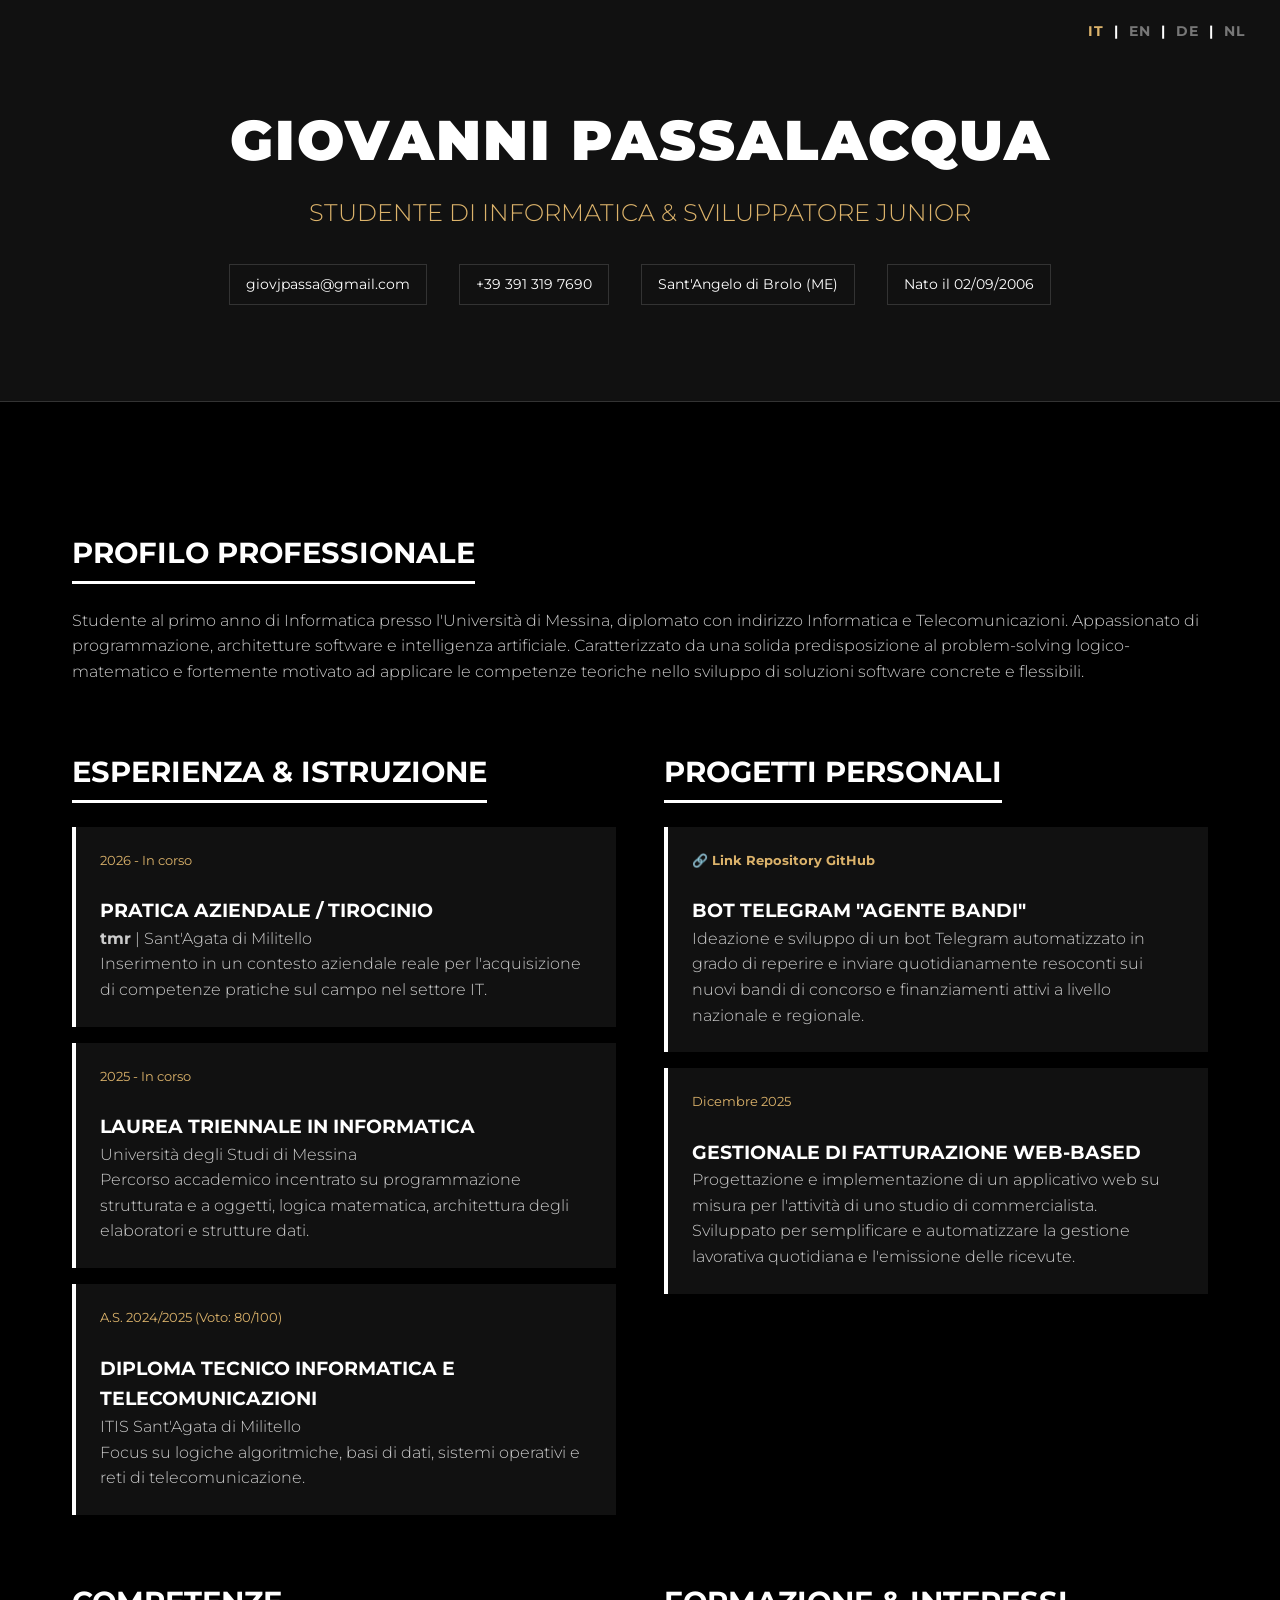
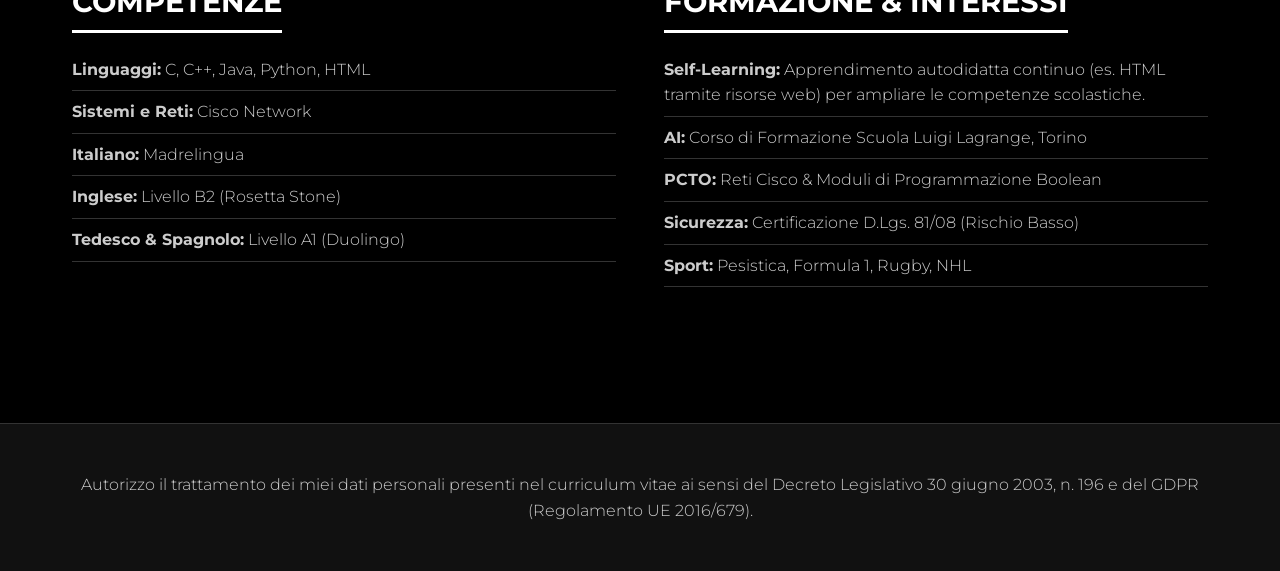
<file: index.html>
<!DOCTYPE html>
<html lang="it">
<head>
    <meta charset="UTF-8">
    <meta name="viewport" content="width=device-width, initial-scale=1.0">
    <title>Giovanni Passalacqua | Sviluppatore Junior</title>
    <!-- Importazione font stile Juventus (Montserrat) -->
    <link href="https://fonts.googleapis.com/css2?family=Montserrat:wght@300;400;700;900&display=swap" rel="stylesheet">
    <!-- Collegamento al file CSS esterno -->
    <link rel="stylesheet" href="style.css">
</head>
<body>

    <header>
        <!-- SELETTORE LINGUA -->
        <div class="lang-selector">
            <a href="index.html" class="active">IT</a> |
            <a href="cv-en.html">EN</a> |
            <a href="cv-de.html">DE</a> |
            <a href="cv-nl.html">NL</a>
        </div>

        <h1>Giovanni Passalacqua</h1>
        <h2>Studente di Informatica & Sviluppatore Junior</h2>
        
        <div class="contact-info">
            <span><a href="mailto:giovjpassa@gmail.com">giovjpassa@gmail.com</a></span>
            <span><a href="tel:+393913197690">+39 391 319 7690</a></span>
            <span><a id="aMaps" href="https://maps.app.goo.gl/53nYRuM3XAJWe2Hi6" target="_blank">Sant'Angelo di Brolo (ME)</a></span>
            <span>Nato il 02/09/2006</span>
        </div>
    </header>

    <div class="container">
        
        <!-- PROFILO -->
        <div class="section">
            <h3>Profilo Professionale</h3>
            <p>Studente al primo anno di Informatica presso l'Università di Messina, diplomato con indirizzo Informatica e Telecomunicazioni. Appassionato di programmazione, architetture software e intelligenza artificiale. Caratterizzato da una solida predisposizione al problem-solving logico-matematico e fortemente motivato ad applicare le competenze teoriche nello sviluppo di soluzioni software concrete e flessibili.</p>
        </div>

        <div class="grid">
            <!-- ESPERIENZA & ISTRUZIONE -->
            <div class="section">
                <h3>Esperienza & Istruzione</h3>
                
                <div class="card">
                    <span class="card-date">2026 - In corso</span>
                    <h4>Pratica Aziendale / Tirocinio</h4>
                    <p><strong>tmr</strong> | Sant'Agata di Militello<br>
                    Inserimento in un contesto aziendale reale per l'acquisizione di competenze pratiche sul campo nel settore IT.</p>
                </div>

                <div class="card" style="margin-top: 1rem;">
                    <span class="card-date">2025 - In corso</span>
                    <h4>Laurea Triennale in Informatica</h4>
                    <p>Università degli Studi di Messina<br>
                    Percorso accademico incentrato su programmazione strutturata e a oggetti, logica matematica, architettura degli elaboratori e strutture dati.</p>
                </div>
                
                <div class="card" style="margin-top: 1rem;">
                    <span class="card-date">A.S. 2024/2025 (Voto: 80/100)</span>
                    <h4>Diploma Tecnico Informatica e Telecomunicazioni</h4>
                    <p>ITIS Sant'Agata di Militello<br>
                    Focus su logiche algoritmiche, basi di dati, sistemi operativi e reti di telecomunicazione.</p>
                </div>
            </div>

            <!-- PROGETTI -->
            <div class="section">
                <h3>Progetti Personali</h3>
                
                <div class="card">
                    <span class="card-date">
                        <a href="https://github.com/giovypass06/agente-bandi.git" target="_blank" style="color: var(--accent-color); text-decoration: none; font-weight: bold;">
                            &#128279; Link Repository GitHub
                        </a>
                    </span>
                    <h4>Bot Telegram "Agente Bandi"</h4>
                    <p>Ideazione e sviluppo di un bot Telegram automatizzato in grado di reperire e inviare quotidianamente resoconti sui nuovi bandi di concorso e finanziamenti attivi a livello nazionale e regionale.</p>
                </div>
                
                <div class="card" style="margin-top: 1rem;">
                    <span class="card-date">Dicembre 2025</span>
                    <h4>Gestionale di Fatturazione Web-based</h4>
                    <p>Progettazione e implementazione di un applicativo web su misura per l'attività di uno studio di commercialista. Sviluppato per semplificare e automatizzare la gestione lavorativa quotidiana e l'emissione delle ricevute.</p>
                </div>
            </div>
        </div>

        <div class="grid">
            <!-- COMPETENZE & LINGUE -->
            <div class="section">
                <h3>Competenze</h3>
                <ul class="skills-list">
                    <li><strong>Linguaggi:</strong> C, C++, Java, Python, HTML</li>
                    <li><strong>Sistemi e Reti:</strong> Cisco Network</li>
                    <li><strong>Italiano:</strong> Madrelingua</li>
                    <li><strong>Inglese:</strong> Livello B2 (Rosetta Stone)</li>
                    <li><strong>Tedesco & Spagnolo:</strong> Livello A1 (Duolingo)</li>
                </ul>
            </div>

            <!-- CORSI E INTERESSI -->
            <div class="section">
                <h3>Formazione & Interessi</h3>
                <ul class="skills-list">
                    <li><strong>Self-Learning:</strong> Apprendimento autodidatta continuo (es. HTML tramite risorse web) per ampliare le competenze scolastiche.</li>
                    <li><strong>AI:</strong> Corso di Formazione Scuola Luigi Lagrange, Torino</li>
                    <li><strong>PCTO:</strong> Reti Cisco & Moduli di Programmazione Boolean</li>
                    <li><strong>Sicurezza:</strong> Certificazione D.Lgs. 81/08 (Rischio Basso)</li>
                    <li><strong>Sport:</strong> Pesistica, Formula 1, Rugby, NHL</li>
                </ul>
            </div>
        </div>

    </div>

    <footer>
        <p>Autorizzo il trattamento dei miei dati personali presenti nel curriculum vitae ai sensi del Decreto Legislativo 30 giugno 2003, n. 196 e del GDPR (Regolamento UE 2016/679).</p>
    </footer>

</body>
</html>
</file>
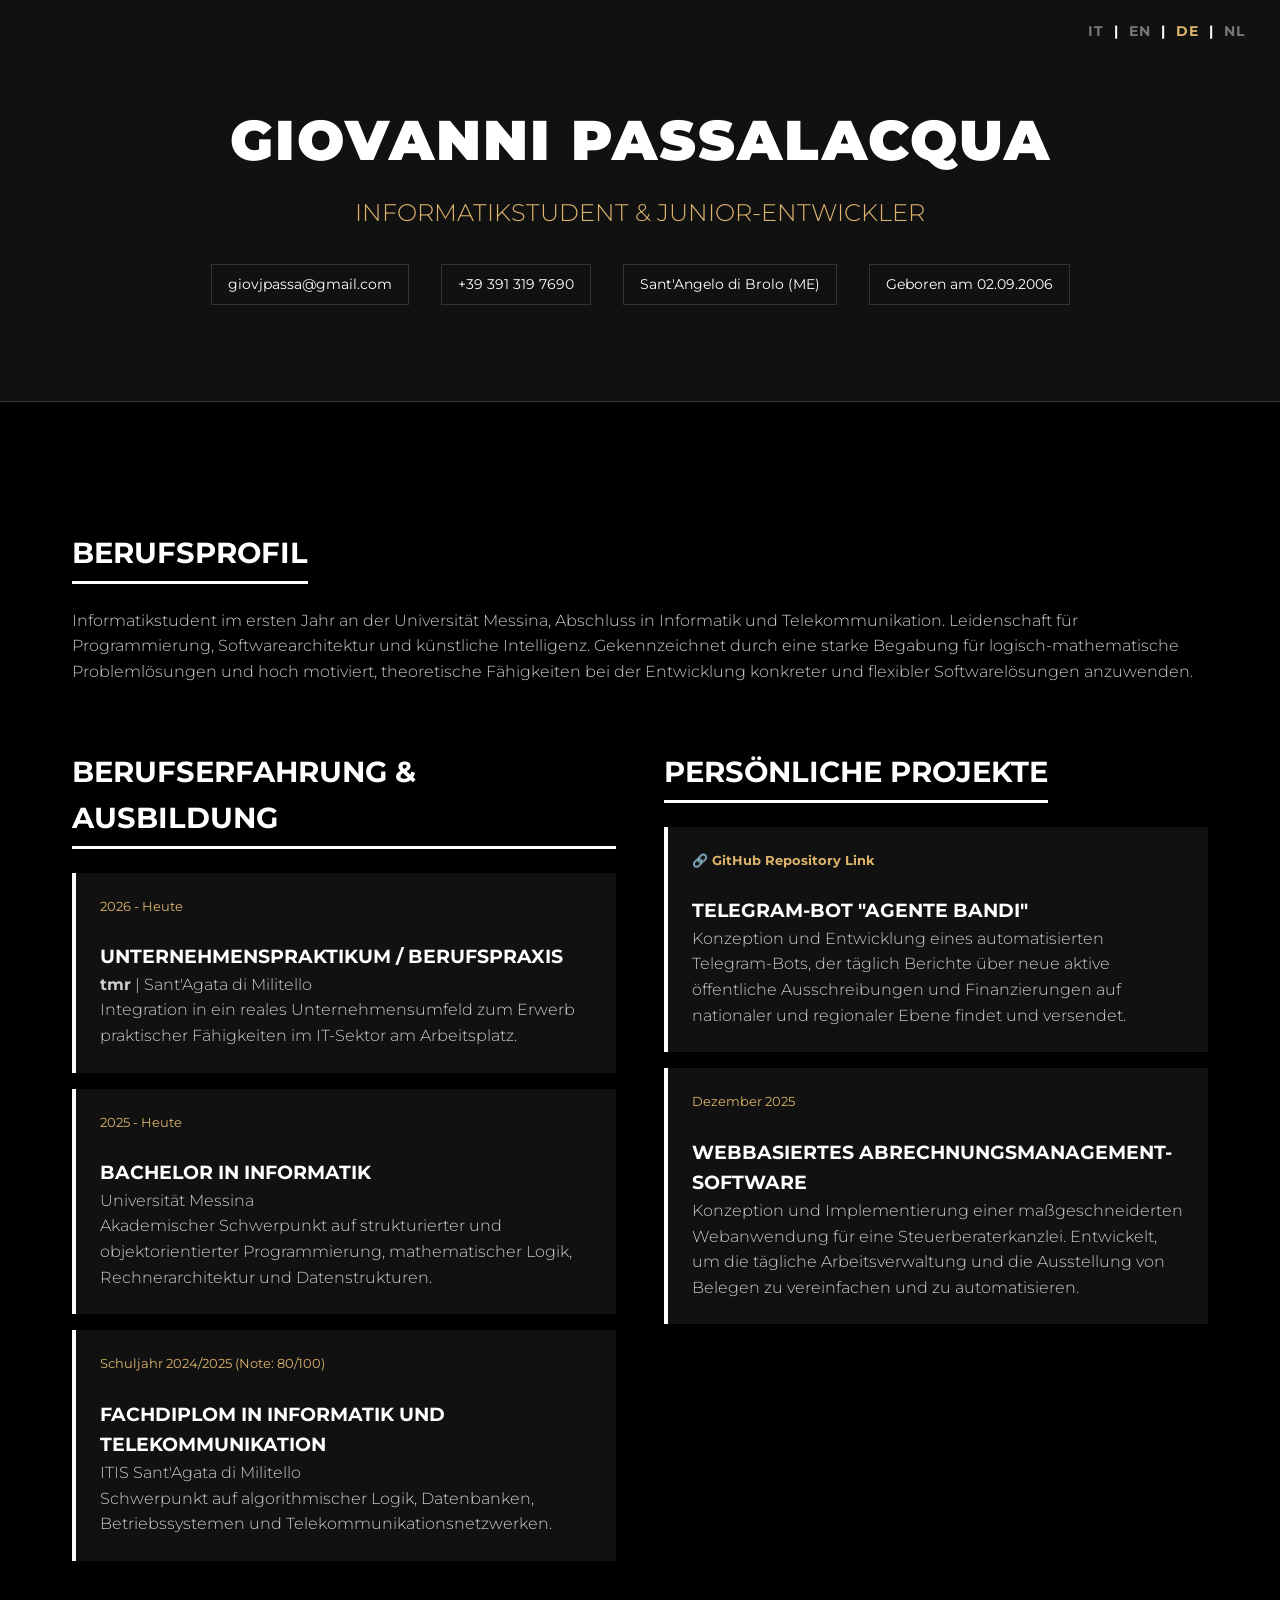
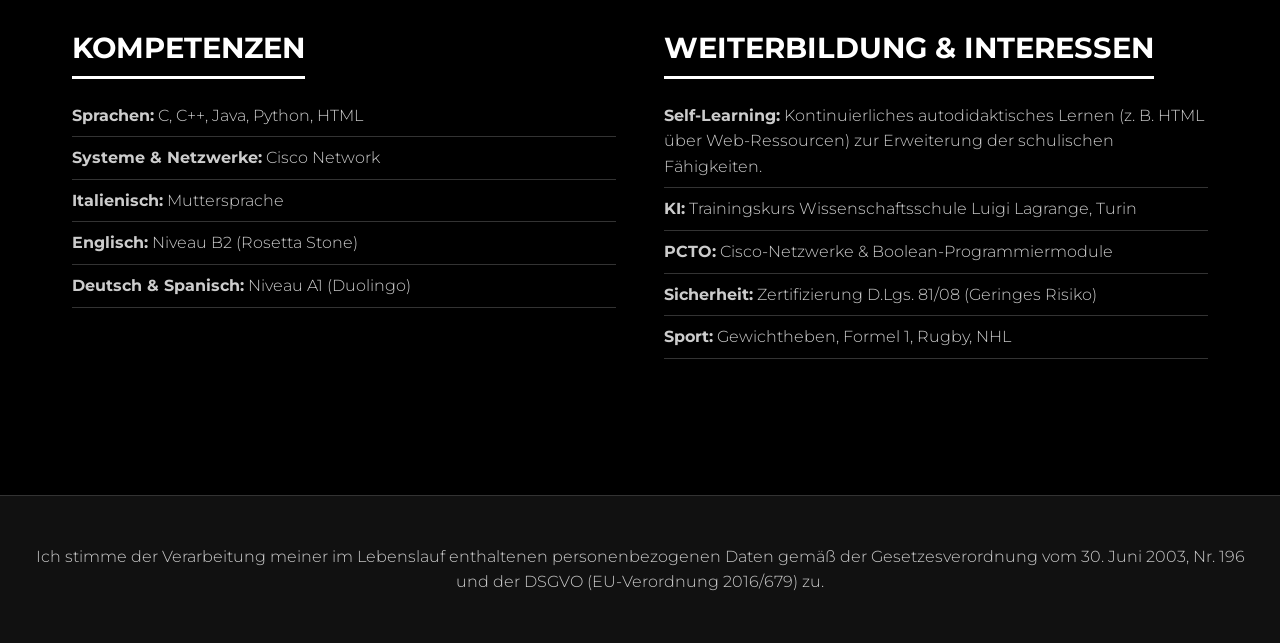
<file: cv-de.html>
<!DOCTYPE html>
<html lang="de">
<head>
    <meta charset="UTF-8">
    <meta name="viewport" content="width=device-width, initial-scale=1.0">
    <title>Giovanni Passalacqua | Junior-Entwickler</title>
    <link href="https://fonts.googleapis.com/css2?family=Montserrat:wght@300;400;700;900&display=swap" rel="stylesheet">
    <link rel="stylesheet" href="style.css">
</head>
<body>

    <header>
        <!-- SPRACHAUSWAHL -->
        <div class="lang-selector">
            <a href="index.html">IT</a> |
            <a href="cv-en.html">EN</a> |
            <a href="cv-de.html" class="active">DE</a> |
            <a href="cv-nl.html">NL</a>
        </div>
        <h1>Giovanni Passalacqua</h1>
        <h2>Informatikstudent & Junior-Entwickler</h2>
        <div class="contact-info">
            <span><a href="mailto:giovjpassa@gmail.com">giovjpassa@gmail.com</a></span>
            <span><a href="tel:+393913197690">+39 391 319 7690</a></span>
            <span><a id="aMaps" href="https://maps.app.goo.gl/53nYRuM3XAJWe2Hi6" target="_blank">Sant'Angelo di Brolo (ME)</a></span>
            <span>Geboren am 02.09.2006</span>
        </div>
    </header>

    <div class="container">
        
        <div class="section">
            <h3>Berufsprofil</h3>
            <p>Informatikstudent im ersten Jahr an der Universität Messina, Abschluss in Informatik und Telekommunikation. Leidenschaft für Programmierung, Softwarearchitektur und künstliche Intelligenz. Gekennzeichnet durch eine starke Begabung für logisch-mathematische Problemlösungen und hoch motiviert, theoretische Fähigkeiten bei der Entwicklung konkreter und flexibler Softwarelösungen anzuwenden.</p>
        </div>

        <div class="grid">
            <div class="section">
                <h3>Berufserfahrung & Ausbildung</h3>
                
                <div class="card">
                    <span class="card-date">2026 - Heute</span>
                    <h4>Unternehmenspraktikum / Berufspraxis</h4>
                    <p><strong>tmr</strong> | Sant'Agata di Militello<br>
                    Integration in ein reales Unternehmensumfeld zum Erwerb praktischer Fähigkeiten im IT-Sektor am Arbeitsplatz.</p>
                </div>

                <div class="card" style="margin-top: 1rem;">
                    <span class="card-date">2025 - Heute</span>
                    <h4>Bachelor in Informatik</h4>
                    <p>Universität Messina<br>
                    Akademischer Schwerpunkt auf strukturierter und objektorientierter Programmierung, mathematischer Logik, Rechnerarchitektur und Datenstrukturen.</p>
                </div>
                
                <div class="card" style="margin-top: 1rem;">
                    <span class="card-date">Schuljahr 2024/2025 (Note: 80/100)</span>
                    <h4>Fachdiplom in Informatik und Telekommunikation</h4>
                    <p>ITIS Sant'Agata di Militello<br>
                    Schwerpunkt auf algorithmischer Logik, Datenbanken, Betriebssystemen und Telekommunikationsnetzwerken.</p>
                </div>
            </div>

            <div class="section">
                <h3>Persönliche Projekte</h3>
                
                <div class="card">
                    <span class="card-date">
                        <a href="https://github.com/giovypass06/agente-bandi.git" target="_blank" style="color: var(--accent-color); text-decoration: none; font-weight: bold;">
                            &#128279; GitHub Repository Link
                        </a>
                    </span>
                    <h4>Telegram-Bot "Agente Bandi"</h4>
                    <p>Konzeption und Entwicklung eines automatisierten Telegram-Bots, der täglich Berichte über neue aktive öffentliche Ausschreibungen und Finanzierungen auf nationaler und regionaler Ebene findet und versendet.</p>
                </div>
                
                <div class="card" style="margin-top: 1rem;">
                    <span class="card-date">Dezember 2025</span>
                    <h4>Webbasiertes Abrechnungsmanagement-Software</h4>
                    <p>Konzeption und Implementierung einer maßgeschneiderten Webanwendung für eine Steuerberaterkanzlei. Entwickelt, um die tägliche Arbeitsverwaltung und die Ausstellung von Belegen zu vereinfachen und zu automatisieren.</p>
                </div>
            </div>
        </div>

        <div class="grid">
            <div class="section">
                <h3>Kompetenzen</h3>
                <ul class="skills-list">
                    <li><strong>Sprachen:</strong> C, C++, Java, Python, HTML</li>
                    <li><strong>Systeme & Netzwerke:</strong> Cisco Network</li>
                    <li><strong>Italienisch:</strong> Muttersprache</li>
                    <li><strong>Englisch:</strong> Niveau B2 (Rosetta Stone)</li>
                    <li><strong>Deutsch & Spanisch:</strong> Niveau A1 (Duolingo)</li>
                </ul>
            </div>

            <div class="section">
                <h3>Weiterbildung & Interessen</h3>
                <ul class="skills-list">
                    <li><strong>Self-Learning:</strong> Kontinuierliches autodidaktisches Lernen (z. B. HTML über Web-Ressourcen) zur Erweiterung der schulischen Fähigkeiten.</li>
                    <li><strong>KI:</strong> Trainingskurs Wissenschaftsschule Luigi Lagrange, Turin</li>
                    <li><strong>PCTO:</strong> Cisco-Netzwerke & Boolean-Programmiermodule</li>
                    <li><strong>Sicherheit:</strong> Zertifizierung D.Lgs. 81/08 (Geringes Risiko)</li>
                    <li><strong>Sport:</strong> Gewichtheben, Formel 1, Rugby, NHL</li>
                </ul>
            </div>
        </div>

    </div>

    <footer>
        <p>Ich stimme der Verarbeitung meiner im Lebenslauf enthaltenen personenbezogenen Daten gemäß der Gesetzesverordnung vom 30. Juni 2003, Nr. 196 und der DSGVO (EU-Verordnung 2016/679) zu.</p>
    </footer>

</body>
</html>
</file>
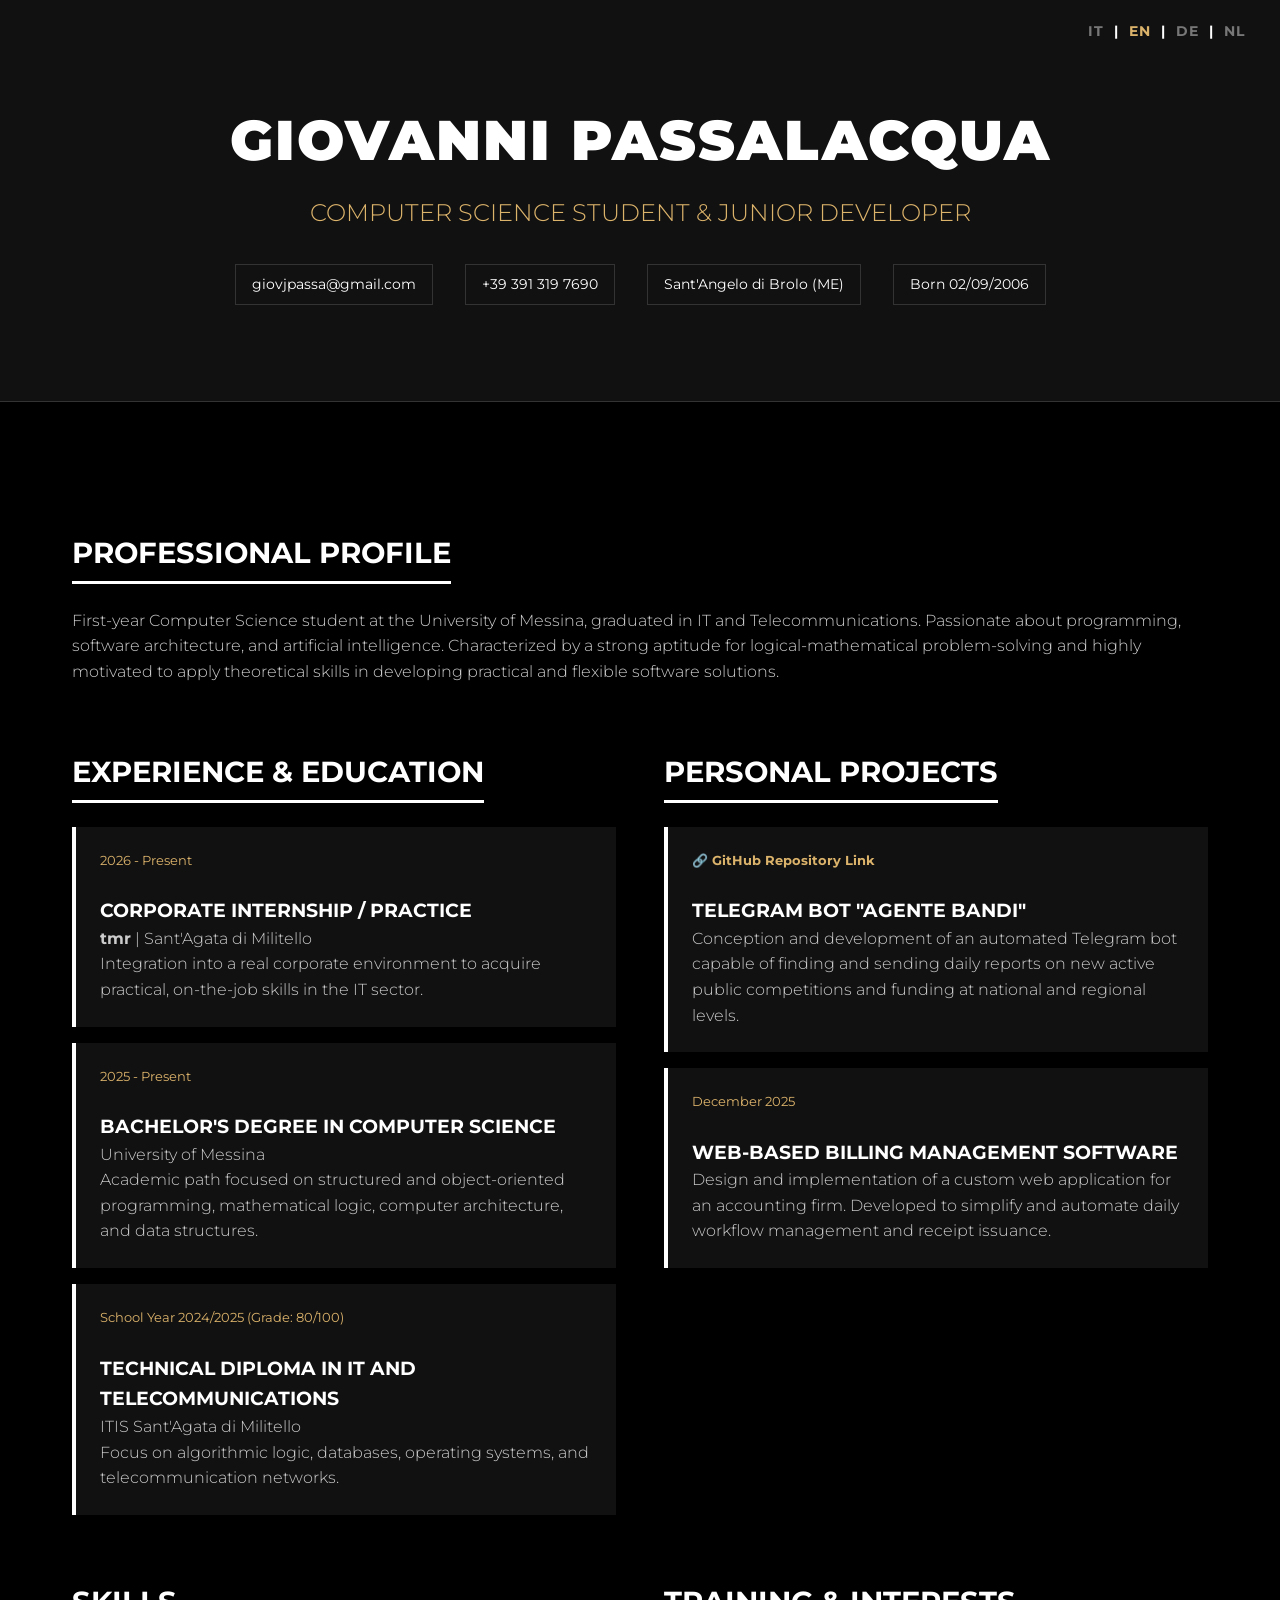
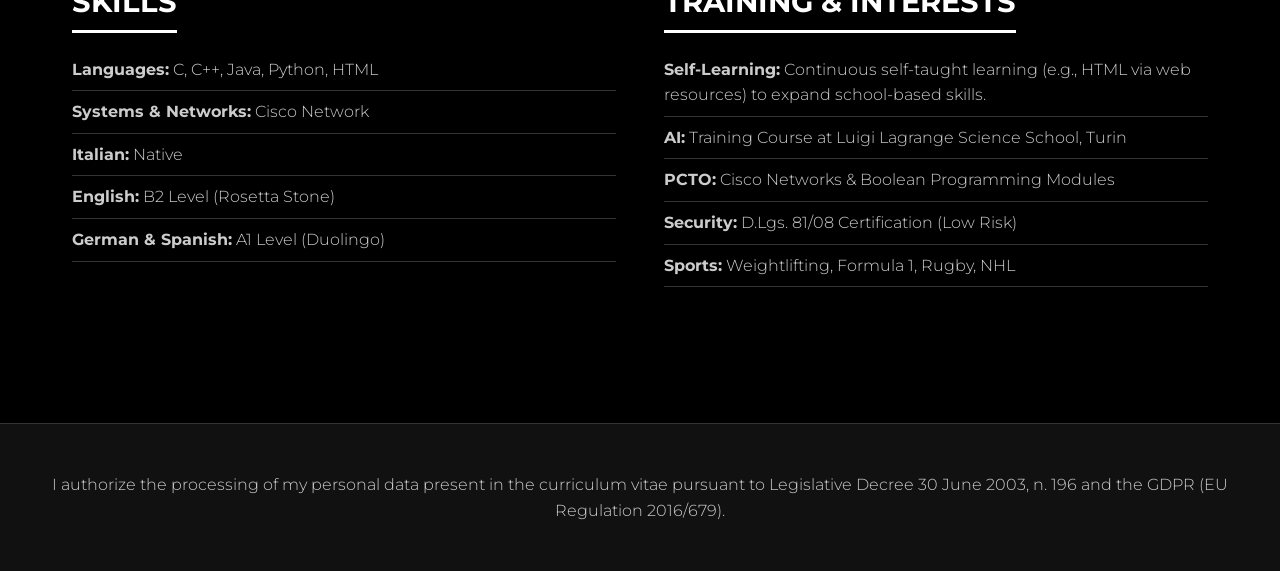
<file: cv-en.html>
<!DOCTYPE html>
<html lang="en">
<head>
    <meta charset="UTF-8">
    <meta name="viewport" content="width=device-width, initial-scale=1.0">
    <title>Giovanni Passalacqua | Junior Developer</title>
    <link href="https://fonts.googleapis.com/css2?family=Montserrat:wght@300;400;700;900&display=swap" rel="stylesheet">
    <link rel="stylesheet" href="style.css">
</head>
<body>

    <header>
        <!-- LANGUAGE SELECTOR -->
        <div class="lang-selector">
            <a href="index.html">IT</a> |
            <a href="cv-en.html" class="active">EN</a> |
            <a href="cv-de.html">DE</a> |
            <a href="cv-nl.html">NL</a>
        </div>
        <h1>Giovanni Passalacqua</h1>
        <h2>Computer Science Student & Junior Developer</h2>
        <div class="contact-info">
            <span><a href="mailto:giovjpassa@gmail.com">giovjpassa@gmail.com</a></span>
            <span><a href="tel:+393913197690">+39 391 319 7690</a></span>
            <span><a id="aMaps" href="https://maps.app.goo.gl/53nYRuM3XAJWe2Hi6" target="_blank">Sant'Angelo di Brolo (ME)</a></span>
            <span>Born 02/09/2006</span>
        </div>
    </header>

    <div class="container">
        
        <div class="section">
            <h3>Professional Profile</h3>
            <p>First-year Computer Science student at the University of Messina, graduated in IT and Telecommunications. Passionate about programming, software architecture, and artificial intelligence. Characterized by a strong aptitude for logical-mathematical problem-solving and highly motivated to apply theoretical skills in developing practical and flexible software solutions.</p>
        </div>

        <div class="grid">
            <div class="section">
                <h3>Experience & Education</h3>
                
                <div class="card">
                    <span class="card-date">2026 - Present</span>
                    <h4>Corporate Internship / Practice</h4>
                    <p><strong>tmr</strong> | Sant'Agata di Militello<br>
                    Integration into a real corporate environment to acquire practical, on-the-job skills in the IT sector.</p>
                </div>

                <div class="card" style="margin-top: 1rem;">
                    <span class="card-date">2025 - Present</span>
                    <h4>Bachelor's Degree in Computer Science</h4>
                    <p>University of Messina<br>
                    Academic path focused on structured and object-oriented programming, mathematical logic, computer architecture, and data structures.</p>
                </div>
                
                <div class="card" style="margin-top: 1rem;">
                    <span class="card-date">School Year 2024/2025 (Grade: 80/100)</span>
                    <h4>Technical Diploma in IT and Telecommunications</h4>
                    <p>ITIS Sant'Agata di Militello<br>
                    Focus on algorithmic logic, databases, operating systems, and telecommunication networks.</p>
                </div>
            </div>

            <div class="section">
                <h3>Personal Projects</h3>
                
                <div class="card">
                    <span class="card-date">
                        <a href="https://github.com/giovypass06/agente-bandi.git" target="_blank" style="color: var(--accent-color); text-decoration: none; font-weight: bold;">
                            &#128279; GitHub Repository Link
                        </a>
                    </span>
                    <h4>Telegram Bot "Agente Bandi"</h4>
                    <p>Conception and development of an automated Telegram bot capable of finding and sending daily reports on new active public competitions and funding at national and regional levels.</p>
                </div>
                
                <div class="card" style="margin-top: 1rem;">
                    <span class="card-date">December 2025</span>
                    <h4>Web-based Billing Management Software</h4>
                    <p>Design and implementation of a custom web application for an accounting firm. Developed to simplify and automate daily workflow management and receipt issuance.</p>
                </div>
            </div>
        </div>

        <div class="grid">
            <div class="section">
                <h3>Skills</h3>
                <ul class="skills-list">
                    <li><strong>Languages:</strong> C, C++, Java, Python, HTML</li>
                    <li><strong>Systems & Networks:</strong> Cisco Network</li>
                    <li><strong>Italian:</strong> Native</li>
                    <li><strong>English:</strong> B2 Level (Rosetta Stone)</li>
                    <li><strong>German & Spanish:</strong> A1 Level (Duolingo)</li>
                </ul>
            </div>

            <div class="section">
                <h3>Training & Interests</h3>
                <ul class="skills-list">
                    <li><strong>Self-Learning:</strong> Continuous self-taught learning (e.g., HTML via web resources) to expand school-based skills.</li>
                    <li><strong>AI:</strong> Training Course at Luigi Lagrange Science School, Turin</li>
                    <li><strong>PCTO:</strong> Cisco Networks & Boolean Programming Modules</li>
                    <li><strong>Security:</strong> D.Lgs. 81/08 Certification (Low Risk)</li>
                    <li><strong>Sports:</strong> Weightlifting, Formula 1, Rugby, NHL</li>
                </ul>
            </div>
        </div>

    </div>

    <footer>
        <p>I authorize the processing of my personal data present in the curriculum vitae pursuant to Legislative Decree 30 June 2003, n. 196 and the GDPR (EU Regulation 2016/679).</p>
    </footer>

</body>
</html>
</file>
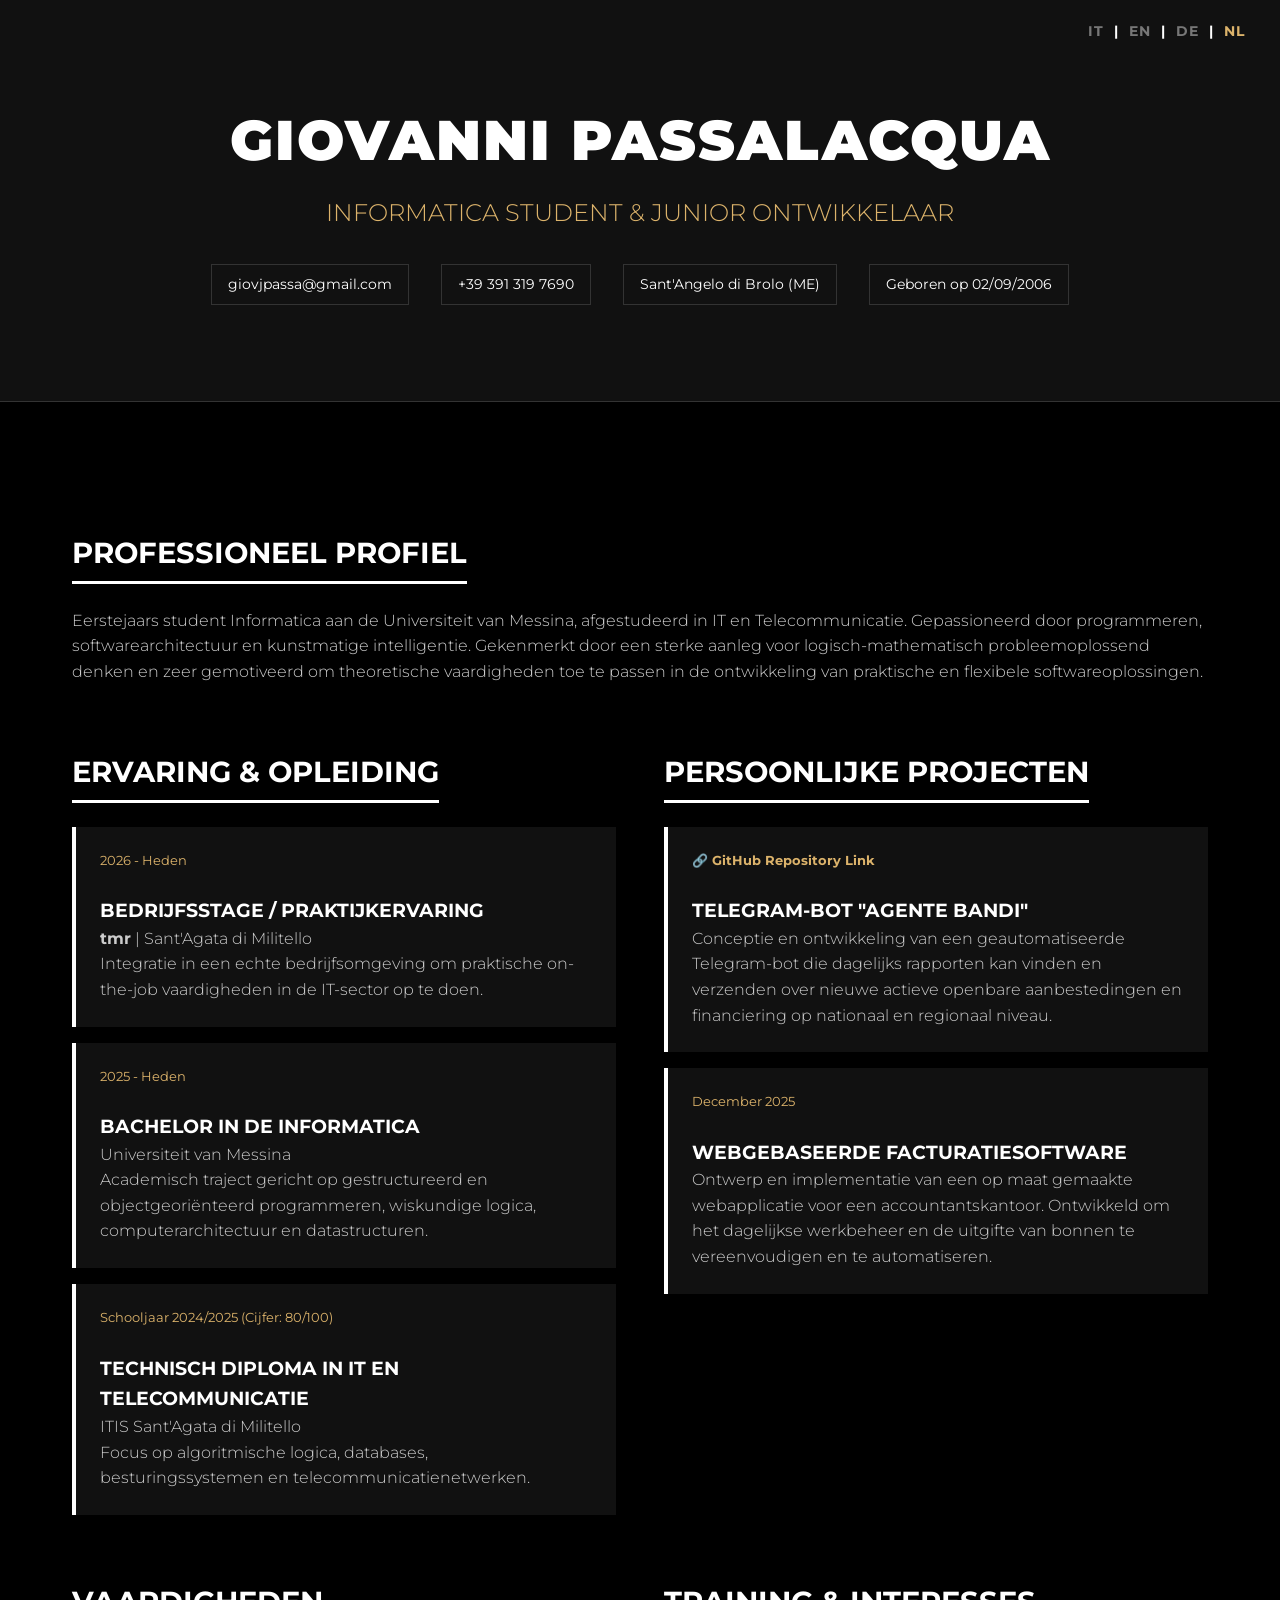
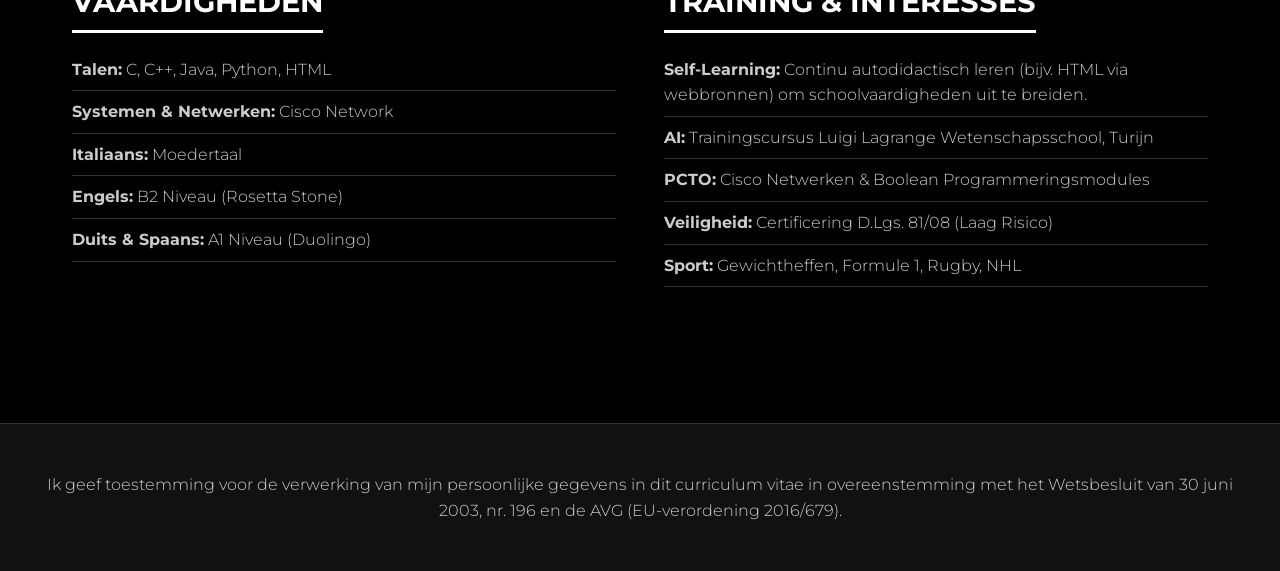
<file: cv-nl.html>
<!DOCTYPE html>
<html lang="nl">
<head>
    <meta charset="UTF-8">
    <meta name="viewport" content="width=device-width, initial-scale=1.0">
    <title>Giovanni Passalacqua | Junior Ontwikkelaar</title>
    <link href="https://fonts.googleapis.com/css2?family=Montserrat:wght@300;400;700;900&display=swap" rel="stylesheet">
    <link rel="stylesheet" href="style.css">
</head>
<body>

    <header>
        <!-- TAAL SELECTIE -->
        <div class="lang-selector">
            <a href="index.html">IT</a> |
            <a href="cv-en.html">EN</a> |
            <a href="cv-de.html">DE</a> |
            <a href="cv-nl.html" class="active">NL</a>
        </div>
        <h1>Giovanni Passalacqua</h1>
        <h2>Informatica Student & Junior Ontwikkelaar</h2>
        <div class="contact-info">
            <span><a href="mailto:giovjpassa@gmail.com">giovjpassa@gmail.com</a></span>
            <span><a href="tel:+393913197690">+39 391 319 7690</a></span>
            <span><a id="aMaps" href="https://maps.app.goo.gl/53nYRuM3XAJWe2Hi6" target="_blank">Sant'Angelo di Brolo (ME)</a></span>
            <span>Geboren op 02/09/2006</span>
        </div>
    </header>

    <div class="container">
        
        <div class="section">
            <h3>Professioneel Profiel</h3>
            <p>Eerstejaars student Informatica aan de Universiteit van Messina, afgestudeerd in IT en Telecommunicatie. Gepassioneerd door programmeren, softwarearchitectuur en kunstmatige intelligentie. Gekenmerkt door een sterke aanleg voor logisch-mathematisch probleemoplossend denken en zeer gemotiveerd om theoretische vaardigheden toe te passen in de ontwikkeling van praktische en flexibele softwareoplossingen.</p>
        </div>

        <div class="grid">
            <div class="section">
                <h3>Ervaring & Opleiding</h3>
                
                <div class="card">
                    <span class="card-date">2026 - Heden</span>
                    <h4>Bedrijfsstage / Praktijkervaring</h4>
                    <p><strong>tmr</strong> | Sant'Agata di Militello<br>
                    Integratie in een echte bedrijfsomgeving om praktische on-the-job vaardigheden in de IT-sector op te doen.</p>
                </div>

                <div class="card" style="margin-top: 1rem;">
                    <span class="card-date">2025 - Heden</span>
                    <h4>Bachelor in de Informatica</h4>
                    <p>Universiteit van Messina<br>
                    Academisch traject gericht op gestructureerd en objectgeoriënteerd programmeren, wiskundige logica, computerarchitectuur en datastructuren.</p>
                </div>
                
                <div class="card" style="margin-top: 1rem;">
                    <span class="card-date">Schooljaar 2024/2025 (Cijfer: 80/100)</span>
                    <h4>Technisch Diploma in IT en Telecommunicatie</h4>
                    <p>ITIS Sant'Agata di Militello<br>
                    Focus op algoritmische logica, databases, besturingssystemen en telecommunicatienetwerken.</p>
                </div>
            </div>

            <div class="section">
                <h3>Persoonlijke Projecten</h3>
                
                <div class="card">
                    <span class="card-date">
                        <a href="https://github.com/giovypass06/agente-bandi.git" target="_blank" style="color: var(--accent-color); text-decoration: none; font-weight: bold;">
                            &#128279; GitHub Repository Link
                        </a>
                    </span>
                    <h4>Telegram-bot "Agente Bandi"</h4>
                    <p>Conceptie en ontwikkeling van een geautomatiseerde Telegram-bot die dagelijks rapporten kan vinden en verzenden over nieuwe actieve openbare aanbestedingen en financiering op nationaal en regionaal niveau.</p>
                </div>
                
                <div class="card" style="margin-top: 1rem;">
                    <span class="card-date">December 2025</span>
                    <h4>Webgebaseerde Facturatiesoftware</h4>
                    <p>Ontwerp en implementatie van een op maat gemaakte webapplicatie voor een accountantskantoor. Ontwikkeld om het dagelijkse werkbeheer en de uitgifte van bonnen te vereenvoudigen en te automatiseren.</p>
                </div>
            </div>
        </div>

        <div class="grid">
            <div class="section">
                <h3>Vaardigheden</h3>
                <ul class="skills-list">
                    <li><strong>Talen:</strong> C, C++, Java, Python, HTML</li>
                    <li><strong>Systemen & Netwerken:</strong> Cisco Network</li>
                    <li><strong>Italiaans:</strong> Moedertaal</li>
                    <li><strong>Engels:</strong> B2 Niveau (Rosetta Stone)</li>
                    <li><strong>Duits & Spaans:</strong> A1 Niveau (Duolingo)</li>
                </ul>
            </div>

            <div class="section">
                <h3>Training & Interesses</h3>
                <ul class="skills-list">
                    <li><strong>Self-Learning:</strong> Continu autodidactisch leren (bijv. HTML via webbronnen) om schoolvaardigheden uit te breiden.</li>
                    <li><strong>AI:</strong> Trainingscursus Luigi Lagrange Wetenschapsschool, Turijn</li>
                    <li><strong>PCTO:</strong> Cisco Netwerken & Boolean Programmeringsmodules</li>
                    <li><strong>Veiligheid:</strong> Certificering D.Lgs. 81/08 (Laag Risico)</li>
                    <li><strong>Sport:</strong> Gewichtheffen, Formule 1, Rugby, NHL</li>
                </ul>
            </div>
        </div>

    </div>

    <footer>
        <p>Ik geef toestemming voor de verwerking van mijn persoonlijke gegevens in dit curriculum vitae in overeenstemming met het Wetsbesluit van 30 juni 2003, nr. 196 en de AVG (EU-verordening 2016/679).</p>
    </footer>

</body>
</html>
</file>
<file: style.css>
/* CSS Reset e Variabili */
:root {
    --bg-color: #000000;
    --text-color: #ffffff;
    --accent-color: #dcb36b;
    --border-color: #333333;
}

* {
    margin: 0;
    padding: 0;
    box-sizing: border-box;
}

body {
    font-family: 'Montserrat', sans-serif;
    background-color: var(--bg-color);
    color: var(--text-color);
    line-height: 1.6;
}

a{
    color: white;
    text-decoration: none;
}

a:visited{
    color: white;
}

a:hover, a:active{
    color: #dcb36b;
}

#aMaps{
    color: white;
}

#aMaps:hover, a:active{
    color: white  ;
}

/* Tipografia */
h1, h2, h3, h4 {
    text-transform: uppercase;
}

h1 {
    font-weight: 900;
    font-size: 3.5rem;
    letter-spacing: 2px;
    margin-bottom: 0.5rem;
}

h2 {
    font-weight: 300;
    font-size: 1.5rem;
    color: var(--accent-color);
    margin-bottom: 2rem;
}

h3 {
    font-weight: 700;
    font-size: 1.8rem;
    border-bottom: 3px solid var(--text-color);
    display: inline-block;
    margin-bottom: 1.5rem;
    padding-bottom: 0.3rem;
}

h4 {
    font-weight: 700;
    font-size: 1.2rem;
    margin-top: 1.5rem;
}

p, li {
    font-weight: 300;
    font-size: 1rem;
    color: #cccccc;
}

ul {
    list-style-type: none;
}

/* Layout */
.container {
    max-width: 1200px;
    margin: 0 auto;
    padding: 4rem 2rem;
}

header {
    text-align: center;
    padding: 6rem 2rem;
    background-color: #111111;
    border-bottom: 1px solid var(--border-color);
}

.contact-info {
    display: flex;
    justify-content: center;
    gap: 2rem;
    flex-wrap: wrap;
    margin-top: 1.5rem;
    font-size: 0.9rem;
}

.contact-info span {
    border: 1px solid var(--border-color);
    padding: 0.5rem 1rem;
}

.section {
    margin-top: 4rem;
}

.grid {
    display: grid;
    grid-template-columns: 1fr 1fr;
    gap: 3rem;
}

.card {
    background-color: #111111;
    border-left: 4px solid var(--text-color);
    padding: 1.5rem;
    transition: transform 0.3s ease;
}

.card:hover {
    transform: translateX(10px);
    border-left-color: var(--accent-color);
}

.card-date {
    font-size: 0.8rem;
    color: var(--accent-color);
    margin-bottom: 0.5rem;
    display: block;
}

.skills-list li {
    margin-bottom: 0.5rem;
    border-bottom: 1px solid var(--border-color);
    padding-bottom: 0.5rem;
}

footer {
    text-align: center;
    padding: 3rem 2rem;
    background-color: #111111;
    margin-top: 4rem;
    border-top: 1px solid var(--border-color);
    font-size: 0.8rem;
    color: #777777;
}

/* Responsive */
@media (max-width: 768px) {
    h1 { font-size: 2.5rem; }
    .grid { grid-template-columns: 1fr; }
    .contact-info { flex-direction: column; gap: 1rem; text-align: center; }
}

/* Assicurati di aggiungere position: relative all'header esistente */
header {
    text-align: center;
    padding: 6rem 2rem;
    background-color: #111111;
    border-bottom: 1px solid var(--border-color);
    position: relative; /* <--- AGGIUNGI QUESTA RIGA */
}

/* Stile del selettore lingua */
.lang-selector {
    position: absolute;
    top: 20px;
    right: 30px;
    font-weight: 700;
    font-size: 0.9rem;
    letter-spacing: 1px;
}

.lang-selector a {
    color: #777777; /* Grigio per le lingue non selezionate */
    text-decoration: none;
    padding: 0 5px;
    transition: color 0.3s ease;
}

.lang-selector a:hover {
    color: var(--text-color); /* Diventa bianco al passaggio del mouse */
}

.lang-selector a.active {
    color: var(--accent-color); /* La lingua attuale è in oro */
}

/* Adattamento per schermi piccoli (cellulari) */
@media (max-width: 768px) {
    .lang-selector {
        position: static; /* Rimuove il posizionamento assoluto */
        margin-bottom: 2rem;
        display: flex;
        justify-content: center;
    }
}

/* Responsive - Adattamento per schermi piccoli (cellulari) */
@media (max-width: 768px) {
    /* Riduciamo il padding laterale dell'header da 2rem a 1rem */
    header {
        padding: 4rem 1rem; 
    }

    /* Usiamo 'vw' in modo che il testo scali in percentuale rispetto allo schermo */
    h1 { 
        font-size: 9vw; 
        letter-spacing: 0px; 
        word-wrap: break-word; /* Sicurezza extra: se proprio non entra, spezza la parola invece di sbordare */
    }
    
    h2 {
        font-size: 1.2rem;
    }
    
    .grid { 
        grid-template-columns: 1fr; 
    }
    
    .contact-info { 
        flex-direction: column; 
        gap: 1rem; 
        text-align: center; 
    }
    
    .lang-selector {
        position: static; 
        margin-bottom: 2rem;
        display: flex;
        justify-content: center;
    }
}

/* Gestione delle parole lunghe (utile specialmente per il tedesco) */
.card h4, .card p {
    overflow-wrap: break-word;
    word-wrap: break-word;
    -webkit-hyphens: auto;
    -ms-hyphens: auto;
    hyphens: auto;
}
</file>
